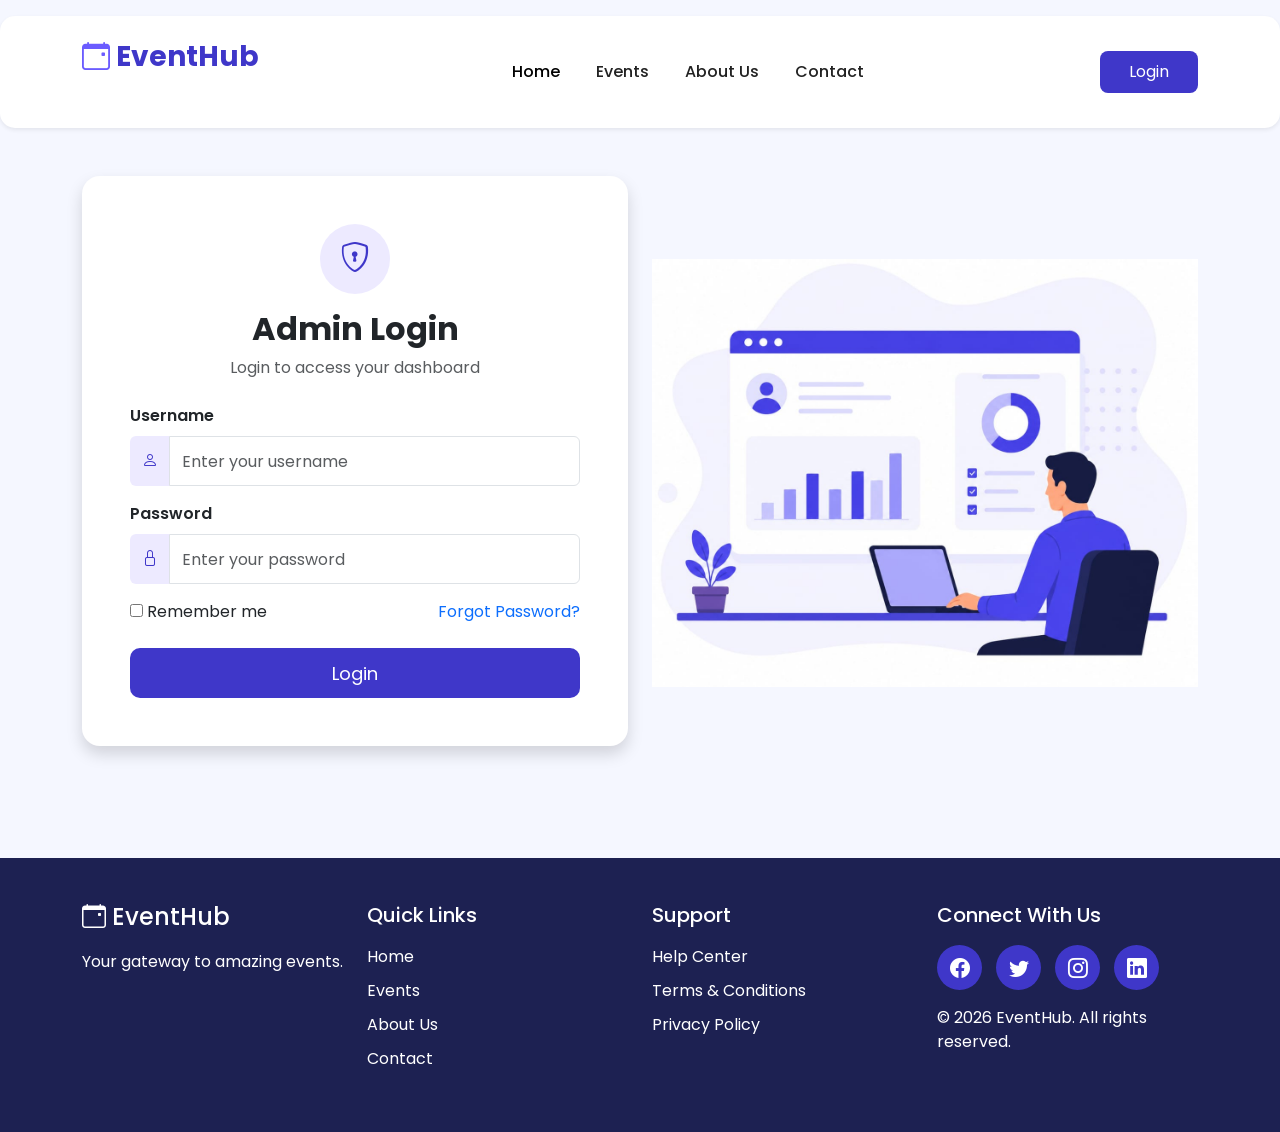
<file: templates/admin.html>
<!DOCTYPE html>
<html lang="en">

<head>
    <meta charset="UTF-8">
    <meta name="viewport" content="width=device-width, initial-scale=1.0">

    <title>EventHub Admin Login</title>

    <!-- Bootstrap CSS -->
    <link href="https://cdn.jsdelivr.net/npm/bootstrap@5.3.3/dist/css/bootstrap.min.css" rel="stylesheet">

    <!-- Bootstrap Icons -->
    <link rel="stylesheet"
        href="https://cdn.jsdelivr.net/npm/bootstrap-icons@1.11.3/font/bootstrap-icons.min.css">

    <!-- CSS -->
    <link rel="stylesheet" href="../static/css/style1.css">
</head>

<body>


    <!-- Navbar -->

    <nav class="navbar navbar-expand-lg bg-white shadow-sm mt-3">

        <div class="container">

            <a class="navbar-brand fw-bold logo" href="#">
                <i class="bi bi-calendar-event"></i>
                EventHub
            </a>

            <button class="navbar-toggler" data-bs-toggle="collapse" data-bs-target="#menu">
                <span class="navbar-toggler-icon"></span>
            </button>

            <div class="collapse navbar-collapse" id="menu">

                <ul class="navbar-nav mx-auto">

                    <li class="nav-item">
                        <a class="nav-link active" href="#">Home</a>
                    </li>

                    <li class="nav-item">
                        <a class="nav-link" href="#">Events</a>
                    </li>

                    <li class="nav-item">
                        <a class="nav-link" href="#">About Us</a>
                    </li>

                    <li class="nav-item">
                        <a class="nav-link" href="#">Contact</a>
                    </li>

                </ul>

                <button class="btn login-btn">
                    Login
                </button>

            </div>

        </div>

    </nav>

    <!-- Main Section -->

    <section class="container py-5">

        <div class="row align-items-center">

            <!-- Login -->

            <div class="col-lg-6 mb-4">

                <div class="card login-card shadow">

                    <div class="card-body p-5">

                        <div class="text-center mb-4">

                            <div class="icon-circle">
                                <i class="bi bi-shield-lock"></i>
                            </div>

                            <h2 class="fw-bold mt-3">
                                Admin Login
                            </h2>

                            <p class="text-muted">
                                Login to access your dashboard
                            </p>

                        </div>

                        <!-- Username -->

                        <div class="mb-3">

                            <label class="form-label fw-semibold">
                                Username
                            </label>

                            <div class="input-group">

                                <span class="input-group-text">
                                    <i class="bi bi-person"></i>
                                </span>

                                <input type="text"
                                    class="form-control"
                                    placeholder="Enter your username">

                            </div>

                        </div>

                        <!-- Password -->

                        <div class="mb-3">

                            <label class="form-label fw-semibold">
                                Password
                            </label>

                            <div class="input-group">

                                <span class="input-group-text">
                                    <i class="bi bi-lock"></i>
                                </span>

                                <input type="password"
                                    class="form-control"
                                    placeholder="Enter your password">

                            </div>

                        </div>

                        <!-- Remember -->

                        <div class="d-flex justify-content-between mb-4">

                            <div>

                                <input type="checkbox">

                                Remember me

                            </div>

                            <a href="#" class="text-decoration-none">
                                Forgot Password?
                            </a>

                        </div>

                        <button class="btn btn-login w-100">
                            Login
                        </button>

                    </div>

                </div>

            </div>

            <!-- Image -->

            <div class="col-lg-6 text-center">

                <img src="../static/images/admin.png.jpeg"
                    class="img-fluid">

            </div>

        </div>

    </section>

    <!-- Footer -->

    <footer>

        <div class="container">

            <div class="row">

                <div class="col-lg-3">

                    <h4>
                        <i class="bi bi-calendar-event"></i>
                        EventHub
                    </h4>

                    <p>Your gateway to amazing events.</p>

                </div>

                <div class="col-lg-3">

                    <h5>Quick Links</h5>

                    <ul>

                        <li>Home</li>

                        <li>Events</li>

                        <li>About Us</li>

                        <li>Contact</li>

                    </ul>

                </div>

                <div class="col-lg-3">

                    <h5>Support</h5>

                    <ul>

                        <li>Help Center</li>

                        <li>Terms & Conditions</li>

                        <li>Privacy Policy</li>

                    </ul>

                </div>

                <div class="col-lg-3">

                    <h5>Connect With Us</h5>

                    <div class="social">

                        <i class="bi bi-facebook"></i>

                        <i class="bi bi-twitter"></i>

                        <i class="bi bi-instagram"></i>

                        <i class="bi bi-linkedin"></i>

                    </div>

                    <p class="mt-3">
                        © 2026 EventHub. All rights reserved.
                    </p>

                </div>

            </div>

        </div>

    </footer>

    <!-- Bootstrap JS -->

    <script src="https://cdn.jsdelivr.net/npm/bootstrap@5.3.3/dist/js/bootstrap.bundle.min.js"></script>

</body>

</html>
</file>
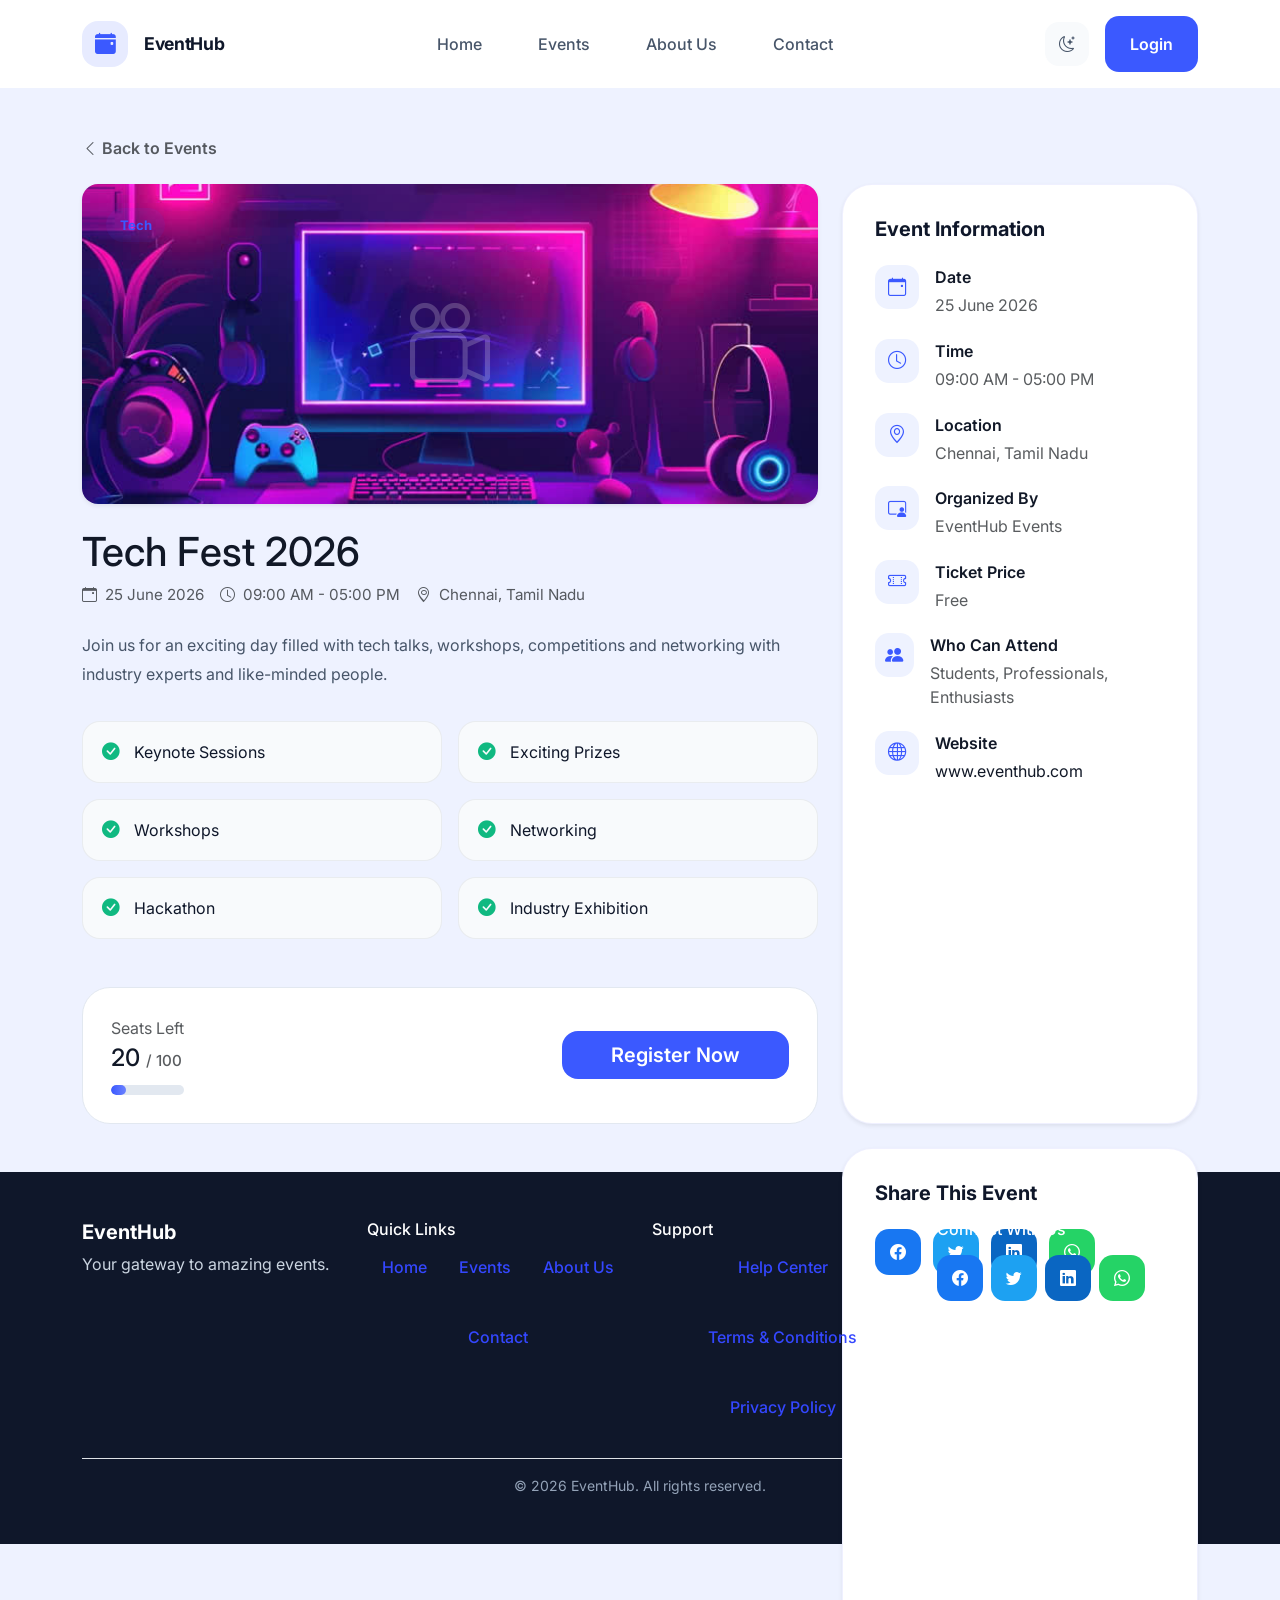
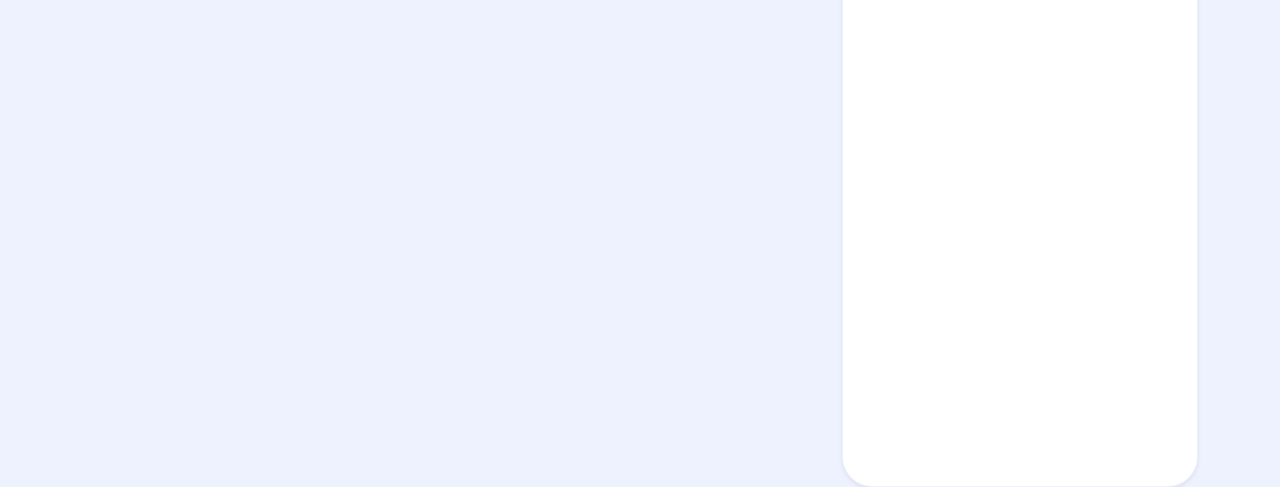
<file: templates/event.html>
<!doctype html>
<html lang="en">
  <head>
    <meta charset="utf-8" />
    <meta name="viewport" content="width=device-width, initial-scale=1" />
    <title>EventHub | Tech Fest 2026</title>
    <link rel="preconnect" href="https://fonts.googleapis.com" />
    <link rel="preconnect" href="https://fonts.gstatic.com" crossorigin />
    <link href="https://fonts.googleapis.com/css2?family=Inter:wght@400;500;600;700;800&display=swap" rel="stylesheet" />
    <!-- <link href="https://cdn.jsdelivr.net/npm/bootstrap@5.3.8/dist/css/bootstrap.min.css" rel="stylesheet" integrity="sha384-sRIl4kxILFvY47J16cr9ZwB07vP4J8+LH7qKQnuqkuIAvNWLzeN8tE5YBujZqJLB" crossorigin="anonymous" />
    <link rel="stylesheet" href="https://cdn.jsdelivr.net/npm/bootstrap-icons@1.13.1/font/bootstrap-icons.min.css" />
    <link rel="stylesheet" href="{{ url_for('static', filename='css/style.css') }}" /> -->
    <link href="https://cdn.jsdelivr.net/npm/bootstrap@5.3.8/dist/css/bootstrap.min.css" rel="stylesheet" integrity="sha384-sRIl4kxILFvY47J16cr9ZwB07vP4J8+LH7qKQnuqkuIAvNWLzeN8tE5YBujZqJLB" crossorigin="anonymous">
    <script src="https://cdn.jsdelivr.net/npm/bootstrap@5.3.8/dist/js/bootstrap.bundle.min.js" integrity="sha384-FKyoEForCGlyvwx9Hj09JcYn3nv7wiPVlz7YYwJrWVcXK/BmnVDxM+D2scQbITxI" crossorigin="anonymous"></script>
    <link rel="stylesheet" href="https://cdn.jsdelivr.net/npm/bootstrap-icons@1.13.1/font/bootstrap-icons.min.css">
    <link rel="stylesheet" href="../static/css/style.css">
  </head>
  <body>
    <header class="site-header shadow-sm">
      <div class="container d-flex align-items-center justify-content-between py-3">
        <a class="d-flex align-items-center brand text-decoration-none" href="#">
          <span class="brand-icon d-flex align-items-center justify-content-center me-3">
            <i class="bi bi-calendar-event-fill"></i>
          </span>
          <span class="brand-name">EventHub</span>
        </a>
        <nav class="d-none d-xl-flex">
          <ul class="nav align-items-center gap-4 mb-0">
            <li><a class="nav-link" href="#">Home</a></li>
            <li><a class="nav-link" href="#">Events</a></li>
            <li><a class="nav-link" href="#">About Us</a></li>
            <li><a class="nav-link" href="#">Contact</a></li>
          </ul>
        </nav>
        <div class="d-flex align-items-center gap-3">
          <button class="theme-toggle" type="button" aria-label="Toggle theme">
            <i class="bi bi-moon-stars"></i>
          </button>
          <a class="btn btn-login" href="#">Login</a>
        </div>
      </div>
    </header>

    <main class="event-page pb-5">
      <div class="container pt-5">
        <div class="d-flex align-items-center gap-3 mb-4">
          <a href="#" class="text-decoration-none text-muted back-link">
            <i class="bi bi-chevron-left"></i>
            Back to Events
          </a>
        </div>

        <div class="row g-4">
          <div class="col-xl-8">
            <div class="rounded-4 overflow-hidden shadow-sm mb-4 event-image-large">
              <div style="width:100%; min-height: 320px; background: url(../static/images/comp.jpg) center/cover; display:grid; place-items:center; color:#fff;">
                <i class="bi bi-camera-reels" style="font-size: 5rem; opacity: 0.2;"></i>
              </div>
              <span class="event-tag position-absolute" style="top: 24px; left: 24px;">Tech</span>
            </div>

            <div class="d-flex flex-column flex-md-row justify-content-between align-items-start gap-3 mb-4">
              <div>
                <h1 class="mb-2">Tech Fest 2026</h1>
                <div class="d-flex flex-wrap gap-3 text-muted" style="font-size: 0.95rem;">
                  <div><i class="bi bi-calendar-event me-2"></i>25 June 2026</div>
                  <div><i class="bi bi-clock me-2"></i>09:00 AM - 05:00 PM</div>
                  <div><i class="bi bi-geo-alt me-2"></i>Chennai, Tamil Nadu</div>
                </div>
              </div>
            </div>

            <p class="event-description">
              Join us for an exciting day filled with tech talks, workshops, competitions and networking with industry experts and like-minded people.
            </p>

            <div class="highlights-grid">
              <div class="highlight-item"><i class="bi bi-check-circle-fill"></i><span>Keynote Sessions</span></div>
              <div class="highlight-item"><i class="bi bi-check-circle-fill"></i><span>Exciting Prizes</span></div>
              <div class="highlight-item"><i class="bi bi-check-circle-fill"></i><span>Workshops</span></div>
              <div class="highlight-item"><i class="bi bi-check-circle-fill"></i><span>Networking</span></div>
              <div class="highlight-item"><i class="bi bi-check-circle-fill"></i><span>Hackathon</span></div>
              <div class="highlight-item"><i class="bi bi-check-circle-fill"></i><span>Industry Exhibition</span></div>
            </div>

            <div class="progress-card d-flex flex-column flex-md-row align-items-center justify-content-between gap-3 mt-5">
              <div>
                <p class="text-muted mb-1">Seats Left</p>
                <h4 class="mb-2">20 <span class="text-muted" style="font-size: 0.95rem;">/ 100</span></h4>
                <div class="progress-line">
                  <div class="progress-fill" style="width: 20%;"></div>
                </div>
              </div>
              <a href="#" class="btn btn-search btn-lg px-5">Register Now</a>
            </div>
          </div>

          <div class="col-xl-4">
            <div class="info-card shadow-sm">
              <h5 class="mb-4">Event Information</h5>
              <div class="info-item">
                <div class="info-icon"><i class="bi bi-calendar-event"></i></div>
                <div>
                  <p class="mb-1 fw-semibold">Date</p>
                  <p class="mb-0 text-muted">25 June 2026</p>
                </div>
              </div>
              <div class="info-item">
                <div class="info-icon"><i class="bi bi-clock"></i></div>
                <div>
                  <p class="mb-1 fw-semibold">Time</p>
                  <p class="mb-0 text-muted">09:00 AM - 05:00 PM</p>
                </div>
              </div>
              <div class="info-item">
                <div class="info-icon"><i class="bi bi-geo-alt"></i></div>
                <div>
                  <p class="mb-1 fw-semibold">Location</p>
                  <p class="mb-0 text-muted">Chennai, Tamil Nadu</p>
                </div>
              </div>
              <div class="info-item">
                <div class="info-icon"><i class="bi bi-person-video3"></i></div>
                <div>
                  <p class="mb-1 fw-semibold">Organized By</p>
                  <p class="mb-0 text-muted">EventHub Events</p>
                </div>
              </div>
              <div class="info-item">
                <div class="info-icon"><i class="bi bi-ticket-perforated"></i></div>
                <div>
                  <p class="mb-1 fw-semibold">Ticket Price</p>
                  <p class="mb-0 text-muted">Free</p>
                </div>
              </div>
              <div class="info-item">
                <div class="info-icon"><i class="bi bi-people-fill"></i></div>
                <div>
                  <p class="mb-1 fw-semibold">Who Can Attend</p>
                  <p class="mb-0 text-muted">Students, Professionals, Enthusiasts</p>
                </div>
              </div>
              <div class="info-item mb-0">
                <div class="info-icon"><i class="bi bi-globe"></i></div>
                <div>
                  <p class="mb-1 fw-semibold">Website</p>
                  <a class="text-decoration-none" href="https://www.eventhub.com">www.eventhub.com</a>
                </div>
              </div>
            </div>

            <div class="info-card shadow-sm mt-4">
              <h5 class="mb-4">Share This Event</h5>
              <div class="share-list">
                <a class="share-link facebook" href="#"><i class="bi bi-facebook"></i></a>
                <a class="share-link twitter" href="#"><i class="bi bi-twitter"></i></a>
                <a class="share-link linkedin" href="#"><i class="bi bi-linkedin"></i></a>
                <a class="share-link whatsapp" href="#"><i class="bi bi-whatsapp"></i></a>
              </div>
            </div>
          </div>
        </div>
      </div>
    </main>

    <footer class="footer-section py-5">
      <div class="container">
        <div class="row gy-4">
          <div class="col-md-3">
            <h5 class="footer-brand">EventHub</h5>
            <p class="footer-text">Your gateway to amazing events.</p>
          </div>
          <div class="col-md-3">
            <h6 class="text-white mb-3">Quick Links</h6>
            <ul class="list-unstyled footer-links mb-0">
              <li><a href="#">Home</a></li>
              <li><a href="#">Events</a></li>
              <li><a href="#">About Us</a></li>
              <li><a href="#">Contact</a></li>
            </ul>
          </div>
          <div class="col-md-3">
            <h6 class="text-white mb-3">Support</h6>
            <ul class="list-unstyled footer-links mb-0">
              <li><a href="#">Help Center</a></li>
              <li><a href="#">Terms & Conditions</a></li>
              <li><a href="#">Privacy Policy</a></li>
            </ul>
          </div>
          <div class="col-md-3">
            <h6 class="text-white mb-3">Connect With Us</h6>
            <div class="social-icons d-flex gap-2">
              <!-- <a href="#" class="social-icon"><i class="bi bi-facebook"></i></a>
              <a href="#" class="social-icon"><i class="bi bi-twitter"></i></a>
              <a href="#" class="social-icon"><i class="bi bi-instagram"></i></a>
              <a href="#" class="social-icon"><i class="bi bi-linkedin"></i></a> -->
              <a class="share-link facebook" href="#"><i class="bi bi-facebook"></i></a>
                <a class="share-link twitter" href="#"><i class="bi bi-twitter"></i></a>
                <a class="share-link linkedin" href="#"><i class="bi bi-linkedin"></i></a>
                <a class="share-link whatsapp" href="#"><i class="bi bi-whatsapp"></i></a>
            </div>
          </div>
        </div>
        <div class="border-top mt-4 pt-3 text-center">
          <p class="mb-0 small footer-bottom">© 2026 EventHub. All rights reserved.</p>
        </div>
      </div>
    </footer>

    <script src="https://cdn.jsdelivr.net/npm/bootstrap@5.3.8/dist/js/bootstrap.bundle.min.js" integrity="sha384-FKyoEForCGlyvwx9Hj09JcYn3nv7wiPVlz7YYwJrWVcXK/BmnVDxM+D2scQbITxI" crossorigin="anonymous"></script>
  </body>
</html>
</file>
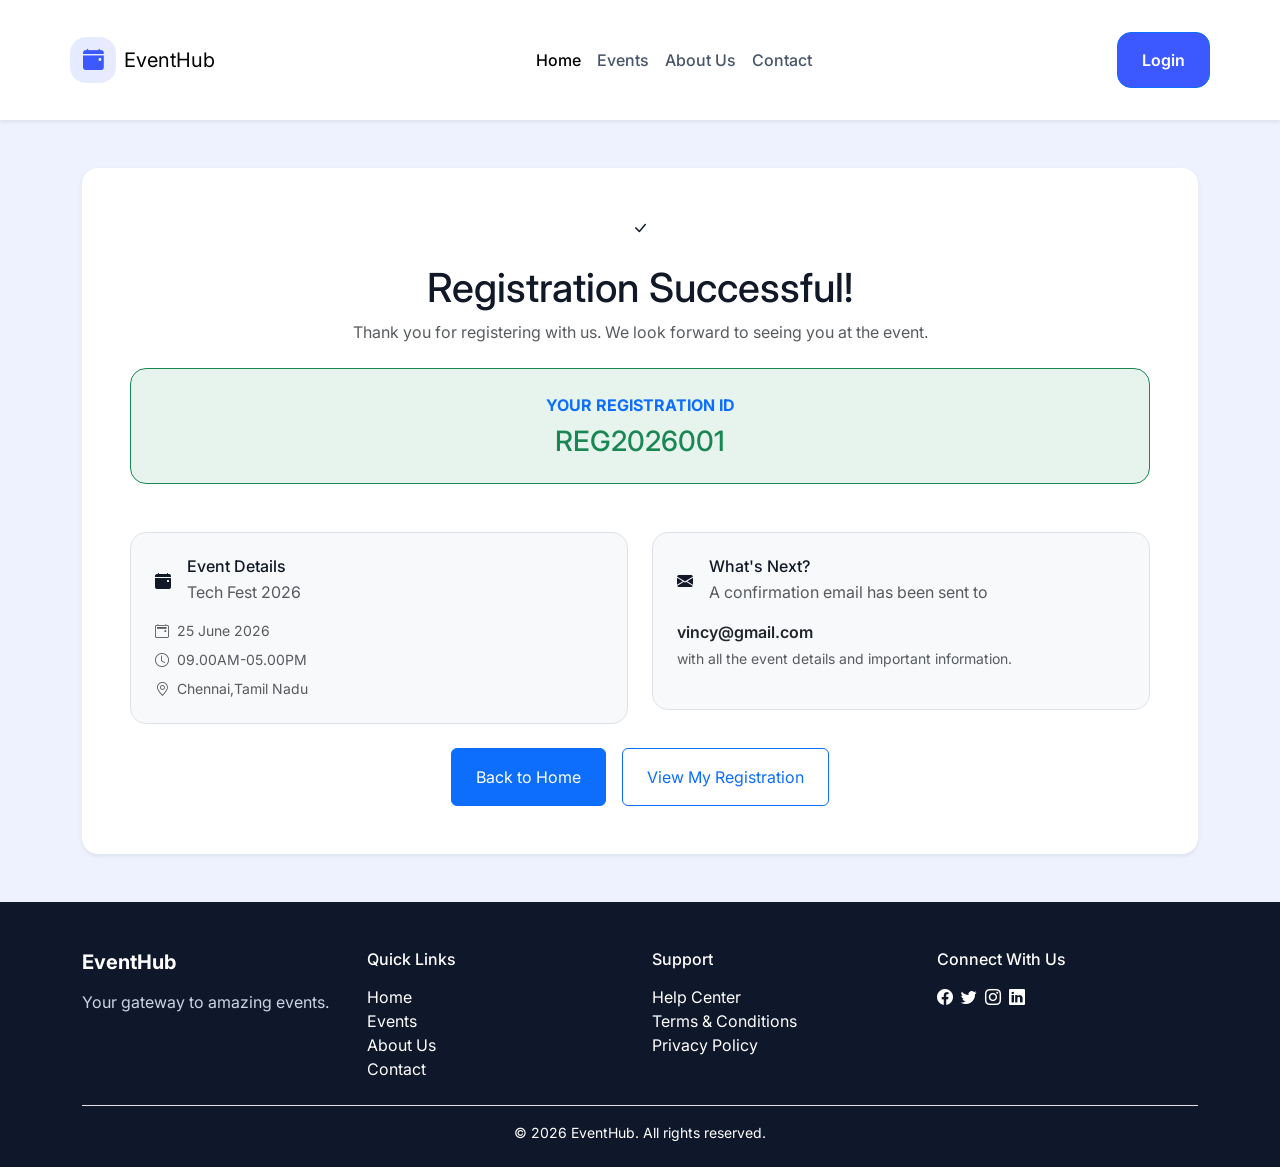
<file: templates/success.html>
<!doctype html>
<html lang="en">
  <head>
    <meta charset="utf-8" />
    <meta name="viewport" content="width=device-width, initial-scale=1" />
    <title>EventHub Registration Success</title>
    <link rel="preconnect" href="https://fonts.googleapis.com">
    <link rel="preconnect" href="https://fonts.gstatic.com" crossorigin>
    <link href="https://fonts.googleapis.com/css2?family=Inter:wght@400;500;600;700;800&display=swap" rel="stylesheet">
  
    <link href="https://cdn.jsdelivr.net/npm/bootstrap@5.3.8/dist/css/bootstrap.min.css" rel="stylesheet" integrity="sha384-sRIl4kxILFvY47J16cr9ZwB07vP4J8+LH7qKQnuqkuIAvNWLzeN8tE5YBujZqJLB" crossorigin="anonymous">
    <link rel="stylesheet" href="https://cdn.jsdelivr.net/npm/bootstrap-icons@1.13.1/font/bootstrap-icons.min.css">
    <link rel="stylesheet" href="../static/css/style.css">
  </head>
  <body>
    <header class="py-4 bg-white shadow-sm">
      <nav class="navbar navbar-expand-xl container">
        <a class="navbar-brand d-flex align-items-center" href="#">
          <span class="brand-icon d-flex align-items-center justify-content-center me-2">
            <i class="bi bi-calendar-event-fill"></i>
          </span>
          <span class="brand-text">EventHub</span>
        </a>
        <button class="navbar-toggler" type="button" data-bs-toggle="collapse" data-bs-target="#navbarContent" aria-controls="navbarContent" aria-expanded="false" aria-label="Toggle navigation">
          <span class="navbar-toggler-icon"></span>
        </button>
        <div class="collapse navbar-collapse" id="navbarContent">
          <ul class="navbar-nav mx-auto mb-2 mb-xl-0">
            <li class="nav-item"><a class="nav-link active" aria-current="page" href="#">Home</a></li>
            <li class="nav-item"><a class="nav-link" href="#">Events</a></li>
            <li class="nav-item"><a class="nav-link" href="#">About Us</a></li>
            <li class="nav-item"><a class="nav-link" href="#">Contact</a></li>
          </ul>
          <div class="d-flex">
            <a class="btn btn-primary btn-login" href="#">Login</a>
          </div>
        </div>
      </nav>
    </header>

    <main class="container py-5">
      <div class="success-card p-5 shadow-sm rounded-4 bg-white">
        <div class="text-center mb-4">
          <div class="success-badge mb-4">
            <i class="bi bi-check-lg"></i>
          </div>
          <h1 class="success-title mb-2">Registration Successful!</h1>
          <p class="text-muted mb-0">Thank you for registering with us. We look forward to seeing you at the event.</p>
        </div>

        <div class="registration-id-box rounded-4 p-4 mb-5 text-center bg-success bg-opacity-10 border border-success">
          <p class="mb-2 text-uppercase text-primary fw-bold">Your Registration ID</p>
          <h3 class="mb-0 text-success">REG2026001</h3>
        </div>

        <div class="row g-4 mb-4">
          <div class="col-lg-6">
            <div class="detail-card p-4 rounded-4 border bg-light">
              <div class="d-flex align-items-center mb-3">
                <div class="detail-icon d-flex align-items-center justify-content-center me-3">
                  <i class="bi bi-calendar-event-fill"></i>
                </div>
                <div>
                  <h6 class="mb-1">Event Details</h6>
                  <p class="mb-0 text-muted">Tech Fest 2026</p>
                </div>
              </div>
              <ul class="list-unstyled mb-0 text-muted small">
                <li class="mb-2"><i class="bi bi-calendar2-event me-2"></i>25 June 2026</li>
                <li class="mb-2"><i class="bi bi-clock me-2"></i>09.00AM-05.00PM</li>
                <li><i class="bi bi-geo-alt me-2"></i>Chennai,Tamil Nadu</li>
              </ul>
            </div>
          </div>
          <div class="col-lg-6">
            <div class="detail-card p-4 rounded-4 border bg-light">
              <div class="d-flex align-items-center mb-3">
                <div class="detail-icon d-flex align-items-center justify-content-center me-3">
                  <i class="bi bi-envelope-fill"></i>
                </div>
                <div>
                  <h6 class="mb-1">What's Next?</h6>
                  <p class="mb-0 text-muted">A confirmation email has been sent to</p>
                </div>
              </div>
              <p class="text-dark fw-semibold mb-1">vincy@gmail.com</p>
              <p class="text-muted small">with all the event details and important information.</p>
            </div>
          </div>
        </div>

        <div class="d-flex flex-column flex-sm-row gap-3 justify-content-center">
          <a href="/" class="btn btn-primary px-4 py-3">Back to Home</a>
          <a href="/" class="btn btn-outline-primary px-4 py-3">View My Registration</a>
        </div>
      </div>
    </main>

    <footer class="footer-section text-white pt-5 pb-4">
      <div class="container">
        <div class="row gy-4">
          <div class="col-md-3">
            <h5 class="footer-brand mb-3">EventHub</h5>
            <p class="footer-text">Your gateway to amazing events.</p>
          </div>
          <div class="col-md-3">
            <h6 class="footer-title mb-3">Quick Links</h6>
            <ul class="list-unstyled footer-list mb-0">
              <li><a href="#">Home</a></li>
              <li><a href="#">Events</a></li>
              <li><a href="#">About Us</a></li>
              <li><a href="#">Contact</a></li>
            </ul>
          </div>
          <div class="col-md-3">
            <h6 class="footer-title mb-3">Support</h6>
            <ul class="list-unstyled footer-list mb-0">
              <li><a href="#">Help Center</a></li>
              <li><a href="#">Terms & Conditions</a></li>
              <li><a href="#">Privacy Policy</a></li>
            </ul>
          </div>
          <div class="col-md-3">
            <h6 class="footer-title mb-3">Connect With Us</h6>
            <div class="social-icons d-flex gap-2">
              <a href="#" class="social-icon"><i class="bi bi-facebook"></i></a>
              <a href="#" class="social-icon"><i class="bi bi-twitter"></i></a>
              <a href="#" class="social-icon"><i class="bi bi-instagram"></i></a>
              <a href="#" class="social-icon"><i class="bi bi-linkedin"></i></a>
            </div>
          </div>
        </div>
        <div class="border-top mt-4 pt-3 text-center">
          <p class="mb-0 small">© 2026 EventHub. All rights reserved.</p>
        </div>
      </div>
    </footer>

    <script src="https://cdn.jsdelivr.net/npm/bootstrap@5.3.8/dist/js/bootstrap.bundle.min.js" integrity="sha384-FKyoEForCGlyvwx9Hj09JcYn3nv7wiPVlz7YYwJrWVcXK/BmnVDxM+D2scQbITxI" crossorigin="anonymous"></script>
  </body>
</html>
</file>
<file: static/css/style1.css>
/* Google Font */
@import url('https://fonts.googleapis.com/css2?family=Poppins:wght@300;400;500;600;700&display=swap');

*{
    margin:0;
    padding:0;
    box-sizing:border-box;
    font-family:'Poppins',sans-serif;
}

body{
    background:#f8f9ff;
}

/* ===========================
   Navbar
=========================== */

.navbar{
    border-radius:15px;
    padding:15px 0;
}

.logo{
    font-size:28px;
    color:#3f37c9;
}

.nav-link{
    color:#222;
    font-weight:500;
    margin:0 10px;
}

.nav-link:hover,
.nav-link.active{
    color:#3f37c9;
}

.login-btn{
    background:#3f37c9;
    color:white;
    padding:8px 28px;
    border-radius:8px;
}

.login-btn:hover{
    background:#2d25b6;
    color:white;
}

/* ===========================
   Login Card
=========================== */

.login-card{
    border:none;
    border-radius:20px;
}

.icon-circle{
    width:70px;
    height:70px;
    margin:auto;
    border-radius:50%;
    background:#edeaff;
    display:flex;
    justify-content:center;
    align-items:center;
    color:#3f37c9;
    font-size:30px;
}

.form-control{
    height:50px;
}

.input-group-text{
    background:#edeaff;
    color:#3f37c9;
    border:none;
}

.form-control:focus{
    box-shadow:none;
    border-color:#3f37c9;
}

.btn-login{
    background:#3f37c9;
    color:#fff;
    height:50px;
    border-radius:10px;
    font-size:18px;
}

.btn-login:hover{
    background:#2d25b6;
    color:#fff;
}

/* ===========================
   Image
=========================== */

img{
    max-width:100%;
}

/* ===========================
   Footer
=========================== */

footer{
    background:#1d2152;
    color:white;
    padding:45px 0;
    margin-top:40px;
}

footer h4,
footer h5{
    margin-bottom:18px;
}

footer ul{
    list-style:none;
    padding:0;
}

footer ul li{
    margin-bottom:10px;
}

.social i{
    width:45px;
    height:45px;
    border-radius:50%;
    background:#3f37c9;
    display:inline-flex;
    justify-content:center;
    align-items:center;
    margin-right:10px;
    font-size:20px;
    cursor:pointer;
    transition:.3s;
}

.social i:hover{
    transform:translateY(-5px);
    background:#5a52ff;
}

/* ===========================
   Responsive
=========================== */

@media(max-width:992px){

.login-card{
    margin-bottom:30px;
}

.navbar-nav{
    text-align:center;
}

.login-btn{
    margin-top:15px;
}

}

@media(max-width:768px){

.title-box{
    width:100%;
}

footer{
    text-align:center;
}

footer .col-lg-3{
    margin-bottom:30px;
}

}

/* =========================
   Google Font
========================= */

@import url('https://fonts.googleapis.com/css2?family=Poppins:wght@300;400;500;600;700&display=swap');

*{
    margin:0;
    padding:0;
    box-sizing:border-box;
    font-family:'Poppins',sans-serif;
}

body{
    background:#f5f7ff;
}

/* =========================
   Sidebar
========================= */

.sidebar{
    background:#151a45;
    min-height:100vh;
    color:white;
}

.logo{
    font-size:28px;
    font-weight:700;
    margin-bottom:30px;
}

.logo i{
    color:#6b5cff;
}

.sidebar .nav-link{
    color:white;
    padding:14px 18px;
    border-radius:10px;
    margin-bottom:12px;
    transition:.3s;
}

.sidebar .nav-link i{
    margin-right:10px;
}

.sidebar .nav-link:hover{
    background:#3f37c9;
}

.sidebar .active{
    background:#3f37c9;
}

.logout:hover{
    background:#dc3545 !important;
}

/* =========================
   Topbar
========================= */

.topbar{
    background:white;
    padding:20px 30px;
    border-radius:15px;
    margin-top:20px;
}

.topbar img{
    width:42px;
    height:42px;
}

/* =========================
   Dashboard Cards
========================= */

.dashboard-card{
    border:none;
    border-radius:18px;
    box-shadow:0 5px 15px rgba(0,0,0,.08);
    margin-bottom:20px;
}

.dashboard-card .card-body{
    position:relative;
}

.dashboard-card h6{
    color:#777;
}

.dashboard-card h2{
    margin-top:10px;
    font-weight:700;
}

.card-icon{
    position:absolute;
    right:25px;
    top:22px;
    font-size:34px;
    padding:14px;
    border-radius:15px;
}

/* Colors */

.purple{
    background:#edeaff;
    color:#4f46e5;
}

.green{
    background:#e7fff1;
    color:#22c55e;
}

.blue{
    background:#e8f2ff;
    color:#0d6efd;
}

.orange{
    background:#fff4df;
    color:#ff9800;
}

/* =========================
   Cards
========================= */

.card{
    border:none;
    border-radius:18px;
    box-shadow:0 5px 18px rgba(0,0,0,.08);
}

/* =========================
   Table
========================= */

.table{
    margin-top:20px;
}

.table thead{
    background:#f8f9fa;
}

.table th{
    color:#444;
}

.table td{
    vertical-align:middle;
}

.btn-outline-primary{
    border-radius:8px;
}

/* =========================
   Recent Registration
========================= */

.list-group-item{
    border:none;
    border-bottom:1px solid #eee;
    padding:16px;
}

.badge{
    font-size:13px;
    padding:8px 12px;
}

/* =========================
   Chart
========================= */

canvas{
    margin-top:20px;
}

/* =========================
   Hover
========================= */

.card:hover{
    transform:translateY(-5px);
    transition:.3s;
}

/* =========================
   Responsive
========================= */

@media(max-width:992px){

.sidebar{
    min-height:auto;
}

.topbar{
    margin-top:10px;
}

}

@media(max-width:768px){

.logo{
    text-align:center;
}

.sidebar .nav-link{
    text-align:center;
}

.topbar h2{
    font-size:24px;
}

.dashboard-card{
    margin-bottom:20px;
}

}
#pieChart,
#lineChart{
    width:100% !important;
    height:300px !important;
    background:#fff;
    border-radius:15px;
}
</file>
<file: static/css/style.css>
* {
  box-sizing: border-box;
}

:root {
  --background: #eef2ff;
  --surface: #ffffff;
  --text: #111827;
  --muted: #475569;
  --primary: #3b59ff;
  --primary-soft: rgba(59, 89, 255, 0.08);
  --border: #e2e8f0;
  --footer-bg: #0f172a;
}

html {
  scroll-behavior: smooth;
}

body {
  margin: 0;
  font-family: 'Inter', sans-serif;
  background: var(--background);
  color: var(--text);
}

img {
  max-width: 100%;
  display: block;
}

a {
  color: inherit;
  text-decoration: none;
}

button {
  border: none;
}

.site-header {
  background: var(--surface);
}

.site-header .container {
  max-width: 1140px;
}

.brand {
  font-weight: 700;
  letter-spacing: -0.02em;
  color: #0f172a;
}

.brand-icon {
  width: 46px;
  height: 46px;
  border-radius: 16px;
  background: rgba(59, 89, 255, 0.12);
  color: var(--primary);
  font-size: 1.3rem;
  display: inline-flex;
  align-items: center;
  justify-content: center;
}

.brand-name {
  font-size: 1.1rem;
}

.nav-link {
  color: #475569;
  font-weight: 500;
  transition: color 0.2s ease;
}

.nav-link:hover,
.nav-link.active {
  color: var(--primary);
}

.theme-toggle {
  width: 44px;
  height: 44px;
  display: inline-flex;
  align-items: center;
  justify-content: center;
  color: #475569;
  background: #f8fafc;
  border-radius: 14px;
}

.theme-toggle:hover {
  background: #eef2ff;
}

.btn-login {
  background: var(--primary);
  color: #ffffff;
  border-radius: 14px;
  padding: 0.95rem 1.5rem;
  font-weight: 600;
}

.hero-section {
  position: relative;
  overflow: hidden;
  padding-top: 4.5rem;
  padding-bottom: 4.5rem;
}

.hero-section::after {
  content: '';
  position: absolute;
  bottom: -140px;
  left: -120px;
  width: 360px;
  height: 360px;
  background: radial-gradient(circle at bottom right, rgba(102, 126, 255, 0.14), transparent 60%);
  pointer-events: none;
}

.hero-label {
  display: inline-flex;
  align-items: center;
  gap: 0.5rem;
  padding: 0.65rem 1rem;
  background: var(--primary-soft);
  color: var(--primary);
  font-size: 0.95rem;
  font-weight: 700;
  border-radius: 999px;
}

.hero-title {
  font-size: clamp(2.8rem, 4vw, 4.5rem);
  line-height: 1.02;
  margin-top: 1.25rem;
  margin-bottom: 1rem;
  letter-spacing: -0.05em;
}

.hero-copy {
  max-width: 620px;
  color: #475569;
  font-size: 1.05rem;
  line-height: 1.8;
}

.hero-search {
  max-width: 740px;
}

.search-input {
  position: relative;
  flex: 1;
}

.search-icon {
  position: absolute;
  top: 50%;
  left: 1.25rem;
  transform: translateY(-50%);
  color: #adb5bd;
}

.hero-search input {
  padding-left: 3rem;
  border-radius: 16px;
  border: 1px solid var(--border);
  height: 60px;
}

.btn-search {
  min-width: 140px;
  background: var(--primary);
  color: #ffffff;
  border-radius: 16px;
  font-weight: 600;
}

.category-list {
  margin-top: 1.5rem;
}

.category-pill {
  padding: 0.8rem 1.15rem;
  border-radius: 999px;
  border: 1px solid transparent;
  background: #f8fafc;
  color: #475569;
  font-weight: 600;
  cursor: pointer;
  transition: all 0.2s ease;
}

.category-pill:hover,
.category-pill.active {
  background: var(--primary);
  color: #ffffff;
  border-color: transparent;
}

.hero-visual {
  position: relative;
  min-height: 420px;
}

.hero-visual img {
  width: 100%;
  border-radius: 32px;
}

.hero-card {
  position: relative;
  z-index: 2;
  max-width: 520px;
  margin: 0 auto;
}

.hero-calendar {
  display: grid;
  grid-template-columns: 96px 1fr;
  gap: 1rem;
  align-items: center;
}

.calendar-day {
  width: 96px;
  height: 96px;
  border-radius: 28px;
  background: linear-gradient(180deg, var(--primary) 0%, #5d7bff 100%);
  color: #ffffff;
  font-size: 2.3rem;
  font-weight: 800;
  display: grid;
  place-items: center;
}

.calendar-details h5 {
  margin-bottom: 0.35rem;
}

.calendar-details p {
  margin: 0;
}

.hero-graphic {
  position: absolute;
  top: 30px;
  right: -20px;
  width: 260px;
  height: 260px;
  border-radius: 36px;
  background: linear-gradient(180deg, #ffffff 0%, #eef4ff 100%);
  border: 1px solid rgba(59, 89, 255, 0.08);
}

.hero-dot {
  position: absolute;
  width: 110px;
  height: 110px;
  border-radius: 50%;
  background: rgba(59, 89, 255, 0.08);
}

.pattern-dot {
  bottom: -24px;
  left: 0;
}

.events-section,
.newsletter-section {
  position: relative;
}

.events-section {
  background: #ffffff;
}

.section-label {
  display: inline-flex;
  align-items: center;
  gap: 0.5rem;
  color: var(--primary);
  font-size: 0.95rem;
  font-weight: 700;
}

.section-title {
  font-size: 2rem;
  margin-top: 0.5rem;
  color: #0f172a;
}

.event-card {
  background: #ffffff;
  border: 1px solid var(--border);
  border-radius: 24px;
}

.event-card:hover {
  transform: translateY(-4px);
  transition: transform 0.25s ease;
}

.event-tag {
  display: inline-flex;
  align-items: center;
  padding: 0.45rem 0.85rem;
  border-radius: 999px;
  background: var(--primary-soft);
  color: var(--primary);
  font-size: 0.82rem;
  font-weight: 700;
}

.event-image {
  width: 100%;
  height: 190px;
  border-radius: 24px;
  background: linear-gradient(135deg, #3b59ff 0%, #6b82ff 100%);
}

.event-image-alt {
  background: linear-gradient(135deg, #6f5dff 0%, #37a6ff 100%);
}

.event-image-tech {
  background: linear-gradient(135deg, #0e9f6e 0%, #5cc6e8 100%);
}

.event-image-web {
  background: linear-gradient(135deg, #1d4ed8 0%, #38bdf8 100%);
}

.event-image-music {
  background: linear-gradient(135deg, #f43f5e 0%, #f59e0b 100%);
}

.event-card h5 {
  font-size: 1.15rem;
  margin-bottom: 1rem;
}

.event-meta {
  display: grid;
  gap: 0.65rem;
  color: #6b7280;
  font-size: 0.95rem;
}

.event-status {
  color: #475569;
  font-size: 0.95rem;
  font-weight: 600;
}

.stat-card {
  background: #f8fafc;
  border: 1px solid var(--border);
  border-radius: 24px;
}

.stat-card h3 {
  font-size: 2rem;
  margin-bottom: 0.75rem;
  color: #0f172a;
}

.stat-card p {
  font-size: 1rem;
  margin-bottom: 0.75rem;
  color: #475569;
}

.stat-card small {
  color: #7c8a9f;
}

.newsletter-card {
  background: var(--background);
  border-radius: 28px;
  padding: 2.5rem;
}

.newsletter-card h3 {
  font-size: 2rem;
  margin-bottom: 1rem;
}

.newsletter-form {
  max-width: 700px;
  display: flex;
  gap: 0.75rem;
  flex-wrap: wrap;
}

.newsletter-form .form-control {
  border-radius: 16px;
  border: 1px solid #dbeafe;
}

.newsletter-form .btn {
  border-radius: 16px;
}

.footer-section {
  background: var(--footer-bg);
}

.footer-section .container {
  max-width: 1140px;
}

.footer-brand {
  font-weight: 700;
  color: #ffffff;
}

.footer-text {
  color: #cbd5e1;
  margin-bottom: 1.25rem;
}

.footer-links li,
.contact-list li {
  margin-bottom: 0.9rem;
  color: #cbd5e1;
}

.footer-links a {
  color: #cbd5e1;
  text-decoration: none;
}

.footer-links a:hover {
  color: #ffffff;
}

.footer-social a {
  width: 42px;
  height: 42px;
  display: inline-flex;
  align-items: center;
  justify-content: center;
  border-radius: 12px;
  background: rgba(255, 255, 255, 0.08);
  color: #ffffff;
  transition: background 0.2s ease;
}

.footer-social a:hover {
  background: rgba(255, 255, 255, 0.18);
}

.footer-bottom {
  color: #94a3b8;
}

.event-page {
  background: var(--background);
}

.event-page .container {
  max-width: 1140px;
}

.back-link {
  color: #64748b;
  font-weight: 600;
}

.event-image-large {
  position: relative;
  overflow: hidden;
  border-radius: 32px;
}

.event-image-large .event-tag {
  position: absolute;
  top: 24px;
  left: 24px;
}

.event-description {
  color: #475569;
  font-size: 1rem;
  line-height: 1.8;
  margin-top: 1rem;
}

.highlights-grid {
  display: grid;
  grid-template-columns: repeat(2, minmax(0, 1fr));
  gap: 1rem;
  margin-top: 2rem;
}

.highlight-item {
  display: flex;
  align-items: center;
  gap: 0.85rem;
  padding: 1.05rem 1.2rem;
  background: #f8fafc;
  border-radius: 18px;
  color: #0f172a;
  border: 1px solid rgba(15, 23, 42, 0.06);
}

.highlight-item i {
  color: #10b981;
  font-size: 1.1rem;
}

.progress-card {
  background: #ffffff;
  border: 1px solid var(--border);
  border-radius: 28px;
  padding: 1.75rem;
}

.progress-line {
  width: 100%;
  height: 10px;
  border-radius: 999px;
  background: #e2e8f0;
  overflow: hidden;
  margin-top: 0.75rem;
}

.progress-fill {
  width: 20%;
  height: 100%;
  border-radius: 999px;
  background: linear-gradient(90deg, var(--primary) 0%, #6b82ff 100%);
}

.info-card {
  background: #ffffff;
  border-radius: 30px;
  padding: 2rem;
  border: 1px solid rgba(15, 23, 42, 0.08);
}

.info-card h5 {
  font-weight: 700;
  color: #0f172a;
}

.info-item {
  display: flex;
  align-items: flex-start;
  gap: 1rem;
  margin-bottom: 1.35rem;
}

.info-item:last-child {
  margin-bottom: 0;
}

.info-icon {
  width: 44px;
  height: 44px;
  display: grid;
  place-items: center;
  border-radius: 14px;
  background: #eef2ff;
  color: var(--primary);
  font-size: 1.15rem;
}

.share-list {
  display: flex;
  gap: 0.75rem;
  flex-wrap: wrap;
}

.share-link {
  width: 46px;
  height: 46px;
  border-radius: 14px;
  display: grid;
  place-items: center;
  color: #ffffff;
  text-decoration: none;
  transition: transform 0.2s ease, box-shadow 0.2s ease;
}

.share-link:hover {
  transform: translateY(-2px);
  box-shadow: 0 16px 32px rgba(59, 89, 255, 0.14);
}

.share-link.facebook {
  background: #1877f2;
}

.share-link.twitter {
  background: #1da1f2;
}

.share-link.linkedin {
  background: #0a66c2;
}

.share-link.whatsapp {
  background: #25d366;
}

@media (max-width: 991.98px) {

  .site-header .container,
  .hero-section .container,
  .events-section .container,
  .newsletter-section .container,
  .footer-section .container,
  .event-page .container {
    max-width: 100%;
    padding-left: 1.5rem;
    padding-right: 1.5rem;
  }

  .hero-title {
    font-size: 2.7rem;
  }

  .hero-search {
    flex-direction: column;
  }

  .btn-search {
    width: 100%;
  }

  .event-meta {
    gap: 0.5rem;
  }
}

@media (max-width: 767.98px) {
  .hero-section {
    padding-top: 3rem;
    padding-bottom: 3rem;
  }

  .hero-title {
    font-size: 2.4rem;
  }

  .hero-visual {
    min-height: 320px;
  }

  .hero-card {
    max-width: 100%;
  }
}
  .filter-item.date-range {
    grid-column: span 2;
  }


.cancel-page {
  max-width: 1100px;
  margin: 0 auto;
}

.cancel-page-header .cancel-title {
  font-size: 2.35rem;
  font-weight: 700;
  color: #141d52;
}

.cancel-card,
.info-card {
  min-height: 100%;
  border: 1px solid rgba(52, 71, 255, 0.08);
}

.action-warning {
  background: #fff4e6;
  border-color: #ffedd5;
  color: #92400e;
}

.warning-icon {
  width: 42px;
  height: 42px;
  border-radius: 14px;
  background: rgba(245, 158, 11, 0.15);
  color: #b45309;
  display: inline-flex;
  align-items: center;
  justify-content: center;
  font-size: 1.1rem;
}

.support-box {
  background: #f8fcff;
  border-color: rgba(52, 71, 255, 0.16);
}

.support-icon {
  width: 44px;
  height: 44px;
  border-radius: 14px;
  background: rgba(52, 71, 255, 0.1);
  color: #3447ff;
  display: inline-flex;
  align-items: center;
  justify-content: center;
  font-size: 1.1rem;
}

.info-card-heading h5 {
  margin: 0;
  font-size: 1.05rem;
  font-weight: 700;
}

.info-item {
  display: flex;
  gap: 1rem;
  align-items: flex-start;
}

.info-item-icon {
  min-width: 44px;
  min-height: 44px;
  border-radius: 14px;
  display: inline-flex;
  align-items: center;
  justify-content: center;
  font-size: 1.2rem;
}

.bg-soft-danger {
  background: rgba(244, 67, 54, 0.12);
}

.bg-soft-warning {
  background: rgba(245, 158, 11, 0.12);
}

.bg-soft-primary {
  background: rgba(52, 71, 255, 0.12);
}

.btn-cancel {
  border-radius: 14px;
  padding: 1rem 1.25rem;
}

/* ===== Dashboard Layout ===== */
.dashboard-wrapper {
  display: flex;
  min-height: 100vh;
  background: #f8f9fb;
}

/* Sidebar */
.sidebar {
  width: 200px;
  background: #0f1535;
  color: #ffffff;
  padding: 2rem 1.5rem;
  position: fixed;
  height: 100vh;
  overflow-y: auto;
  z-index: 1000;
}

.sidebar-brand {
  display: flex;
  align-items: center;
  gap: 0.75rem;
  margin-bottom: 3rem;
  padding: 0.5rem;
}

.brand-icon-sidebar {
  width: 40px;
  height: 40px;
  border-radius: 10px;
  background: rgba(52, 71, 255, 0.2);
  color: #5b7dff;
  font-size: 1.2rem;
  flex-shrink: 0;
}

.brand-text-sidebar {
  font-size: 1.1rem;
  font-weight: 700;
  letter-spacing: -0.02em;
}

.sidebar-nav {
  display: flex;
  flex-direction: column;
  gap: 0.75rem;
}

.sidebar-nav .nav-item {
  display: flex;
  align-items: center;
  gap: 1rem;
  padding: 0.85rem 1rem;
  border-radius: 10px;
  color: #8e95b5;
  text-decoration: none;
  font-weight: 500;
  font-size: 0.95rem;
  transition: all 0.3s ease;
}

.sidebar-nav .nav-item i {
  font-size: 1.15rem;
  width: 20px;
  text-align: center;
}

.sidebar-nav .nav-item:hover {
  background: rgba(91, 125, 255, 0.1);
  color: #5b7dff;
}

.sidebar-nav .nav-item.active {
  background: #3447ff;
  color: #ffffff;
}

.sidebar-nav .nav-item.logout {
  margin-top: auto;
  color: #f44336;
}

.sidebar-nav .nav-item.logout:hover {
  background: rgba(244, 67, 54, 0.1);
}

/* Main Content */
.main-content {
  flex: 1;
  margin-left: 180px;
  display: flex;
  flex-direction: column;
}

/* Dashboard Header */
.dashboard-header {
  background: #ffffff;
  padding: 1.5rem 2rem;
  box-shadow: 0 2px 8px rgba(0, 0, 0, 0.08);
  display: flex;
  justify-content: space-between;
  align-items: center;
}

.header-left {
  flex: 1;
}

.page-title {
  font-size: 1.8rem;
  font-weight: 700;
  color: #141d52;
  margin: 0 0 0.5rem 0;
  letter-spacing: -0.02em;
}

.breadcrumb {
  font-size: 0.9rem;
  margin: 0;
}

.breadcrumb-item {
  color: #8e95b5;
}

.breadcrumb-item a {
  color: #3447ff;
  text-decoration: none;
}

.breadcrumb-item a:hover {
  text-decoration: underline;
}

.breadcrumb-item.active {
  color: #141d52;
}

.header-right {
  display: flex;
  align-items: center;
  gap: 1.5rem;
}

.btn-icon {
  background: none;
  border: none;
  color: #3447ff;
  font-size: 1.3rem;
  cursor: pointer;
  transition: color 0.3s ease;
  padding: 0.5rem;
}

.btn-icon:hover {
  color: #2b3ddc;
}

.admin-profile {
  display: flex;
  align-items: center;
  gap: 0.75rem;
  cursor: pointer;
}

.admin-profile img {
  width: 40px;
  height: 40px;
  border-radius: 50%;
  object-fit: cover;
}

.admin-info {
  display: flex;
  flex-direction: column;
  font-size: 0.9rem;
}

.admin-name {
  font-weight: 600;
  color: #141d52;
}

.admin-profile i {
  color: #8e95b5;
  font-size: 0.8rem;
}

/* Dashboard Content */
.dashboard-content {
  flex: 1;
  padding: 2rem;
  overflow-y: auto;
}

/* Filters Section */
.filters-section {
  background: #ffffff;
  padding: 1.5rem;
  border-radius: 12px;
  margin-bottom: 2rem;
  box-shadow: 0 2px 8px rgba(0, 0, 0, 0.08);
}

.search-box {
  position: relative;
  margin-bottom: 1.5rem;
}

.search-box i {
  position: absolute;
  left: 1rem;
  top: 50%;
  transform: translateY(-50%);
  color: #8e95b5;
  font-size: 1.1rem;
}

.search-box .form-control {
  padding-left: 3rem;
  border: 1px solid #e8ecff;
  border-radius: 10px;
  height: 45px;
  font-size: 0.95rem;
  color: #141d52;
}

.search-box .form-control::placeholder {
  color: #a2b0d3;
}

.search-box .form-control:focus {
  border-color: #3447ff;
  box-shadow: none;
}

.filters-group {
  display: grid;
  grid-template-columns: repeat(auto-fit, minmax(200px, 1fr));
  gap: 1rem;
  align-items: flex-end;
}

.filter-item {
  display: flex;
  flex-direction: column;
}

.filter-item.date-range {
  grid-column: span 2;
  display: grid;
  grid-template-columns: 1fr auto 1fr;
  gap: 1rem;
  align-items: flex-end;
}

.filter-label {
  font-size: 0.85rem;
  font-weight: 600;
  color: #141d52;
  margin-bottom: 0.5rem;
  display: block;
}

.form-select {
  border: 1px solid #e8ecff;
  border-radius: 10px;
  height: 45px;
  font-size: 0.95rem;
  color: #141d52;
}

.form-select:focus {
  border-color: #3447ff;
  box-shadow: none;
}

.form-control[type="date"] {
  border: 1px solid #e8ecff;
  border-radius: 10px;
  height: 45px;
  font-size: 0.95rem;
  color: #141d52;
}

.form-control[type="date"]:focus {
  border-color: #3447ff;
  box-shadow: none;
}

.date-separator {
  color: #8e95b5;
  font-weight: 600;
}

.btn-export {
  background: #3447ff;
  border: none;
  color: #ffffff;
  font-weight: 600;
  border-radius: 10px;
  padding: 0.6rem 1.2rem;
  height: 45px;
  display: flex;
  align-items: center;
  gap: 0.5rem;
  cursor: pointer;
  transition: background 0.3s ease;
}

.btn-export:hover {
  background: #2b3ddc;
}

/* Table Section */
.table-section {
  background: #ffffff;
  border-radius: 12px;
  box-shadow: 0 2px 8px rgba(0, 0, 0, 0.08);
  overflow: hidden;
}

.table-header {
  display: flex;
  justify-content: space-between;
  align-items: center;
  padding: 1.5rem;
  border-bottom: 1px solid #e8ecff;
}

.showing-text {
  font-size: 0.9rem;
  color: #8e95b5;
}

.per-page {
  display: flex;
  align-items: center;
  gap: 0.5rem;
  font-size: 0.9rem;
  color: #8e95b5;
}

.table-responsive {
  overflow-x: auto;
}

.registrants-table {
  width: 100%;
  border-collapse: collapse;
  margin: 0;
}

.registrants-table thead {
  background: #f8f9fb;
  border-bottom: 2px solid #e8ecff;
}

.registrants-table th {
  padding: 1rem 1.5rem;
  text-align: left;
  font-size: 0.85rem;
  font-weight: 700;
  color: #141d52;
  letter-spacing: 0.5px;
}

.registrants-table tbody tr {
  border-bottom: 1px solid #e8ecff;
  transition: background-color 0.3s ease;
}

.registrants-table tbody tr:hover {
  background-color: #f8f9fb;
}

.registrants-table td {
  padding: 1rem 1.5rem;
  color: #17233d;
  font-size: 0.95rem;
}

.registrant-cell {
  display: flex;
  align-items: center;
  gap: 0.75rem;
}

.avatar {
  width: 40px;
  height: 40px;
  border-radius: 50%;
  object-fit: cover;
}

.registrants-table td a {
  color: #3447ff;
  text-decoration: none;
  font-weight: 500;
}

.registrants-table td a:hover {
  text-decoration: underline;
}

.badge {
  padding: 0.4rem 0.8rem;
  border-radius: 6px;
  font-size: 0.85rem;
  font-weight: 600;
  display: inline-block;
}

.status-confirmed {
  background: #e7f5e7;
  color: #1a8b4d;
}

.status-pending {
  background: #fef3e7;
  color: #d97706;
}

.status-rejected {
  background: #fee7e7;
  color: #dc2626;
}

.btn-action {
  background: none;
  border: none;
  color: #3447ff;
  cursor: pointer;
  width: 36px;
  height: 36px;
  border-radius: 8px;
  display: inline-flex;
  align-items: center;
  justify-content: center;
  font-size: 1rem;
  transition: background-color 0.3s ease;
  margin-right: 0.5rem;
}

.btn-action:hover {
  background-color: rgba(52, 71, 255, 0.1);
}

.btn-action.btn-danger {
  color: #f44336;
}

.btn-action.btn-danger:hover {
  background-color: rgba(244, 67, 54, 0.1);
}

/* Pagination */
.pagination-section {
  padding: 1.5rem;
  display: flex;
  justify-content: space-between;
  align-items: center;
}

.pagination {
  margin: 0;
  gap: 0.5rem;
}

.page-link {
  color: #3447ff;
  border: 1px solid #e8ecff;
  border-radius: 8px;
  padding: 0.5rem 0.75rem;
  text-decoration: none;
  font-size: 0.9rem;
  transition: all 0.3s ease;
}

.page-link:hover {
  background-color: #f8f9fb;
}

.page-item.active .page-link {
  background-color: #3447ff;
  border-color: #3447ff;
  color: #ffffff;
}

.page-link[aria-label*="Previous"],
.page-link[aria-label*="Next"] {
  padding: 0.5rem 0.6rem;
}

/* Dashboard Footer */
.dashboard-footer {
  padding: 2rem;
  background: #ffffff;
  border-top: 1px solid #e8ecff;
  text-align: center;
  font-size: 0.9rem;
  color: #8e95b5;
  margin-top: auto;
}

.dashboard-footer p {
  margin: 0 0 0.5rem 0;
}

.footer-links {
  display: flex;
  justify-content: center;
  gap: 2rem;
  flex-wrap: wrap;
}

.footer-links a {
  color: #3447ff;
  text-decoration: none;
  font-weight: 500;
}

.footer-links a:hover {
  text-decoration: underline;
}

/* Responsive */
@media (max-width: 1024px) {
  .sidebar {
    width: 160px;
    padding: 1.5rem 1rem;
  }

  .main-content {
    margin-left: 160px;
  }

  .filters-group {
    grid-template-columns: 1fr 1fr;
  }

  .filter-item.date-range {
    grid-column: span 2;
  }
}

@media (max-width: 768px) {
  .dashboard-wrapper {
    flex-direction: column;
  }

  .sidebar {
    width: 100%;
    height: auto;
    position: relative;
    padding: 1rem;
    border-bottom: 1px solid #e8ecff;
  }

  .main-content {
    margin-left: 0;
  }

  .sidebar-nav {
    flex-direction: row;
    flex-wrap: wrap;
    gap: 0.5rem;
  }

  .sidebar-nav .nav-item {
    flex: 1;
    min-width: 120px;
    padding: 0.6rem 0.8rem;
    font-size: 0.85rem;
  }

  .dashboard-header {
    flex-direction: column;
    gap: 1rem;
    align-items: flex-start;
  }

  .dashboard-content {
    padding: 1rem;
  }

  .filters-group {
    grid-template-columns: 1fr;
  }

  .filter-item.date-range {
    grid-template-columns: 1fr;
    grid-column: span 1;
  }

  .filters-section {
    padding: 1rem;
  }

  .registrants-table th,
  .registrants-table td {
    padding: 0.75rem 0.5rem;
    font-size: 0.85rem;
  }

  .avatar {
    width: 32px;
    height: 32px;
  }

  .table-header {
    flex-direction: column;
    gap: 1rem;
    align-items: flex-start;
    padding: 1rem;
  }

  .category-list {
    justify-content: flex-start;
  }

  .event-card {
    padding: 1.75rem 1.25rem;
  }

  .newsletter-form {
    flex-direction: column;
    gap: 1rem;
    align-items: flex-start;
    padding: 1rem;
  }

  .pagination-section {
    flex-direction: column;
    gap: 1rem;
    align-items: center;
  }

  .newsletter-form .form-control,
  .newsletter-form .btn {
    width: 100%;
  }

  .highlights-grid {
    grid-template-columns: 1fr;
  }
}


.event-image-alt {
  background-image: url(../images/tech.jpg);
  background-size: cover;
}

.event-image-tech {
  background-image: url(../images/brain.jpg);
  background-size: cover;
}

.event-image-web {
  background-image: url(../images/comp.jpg);
  background-size: cover;
}

.event-image-music {
  background-image: url(../images/music.jpg);
  background-size: cover;
}
</file>
